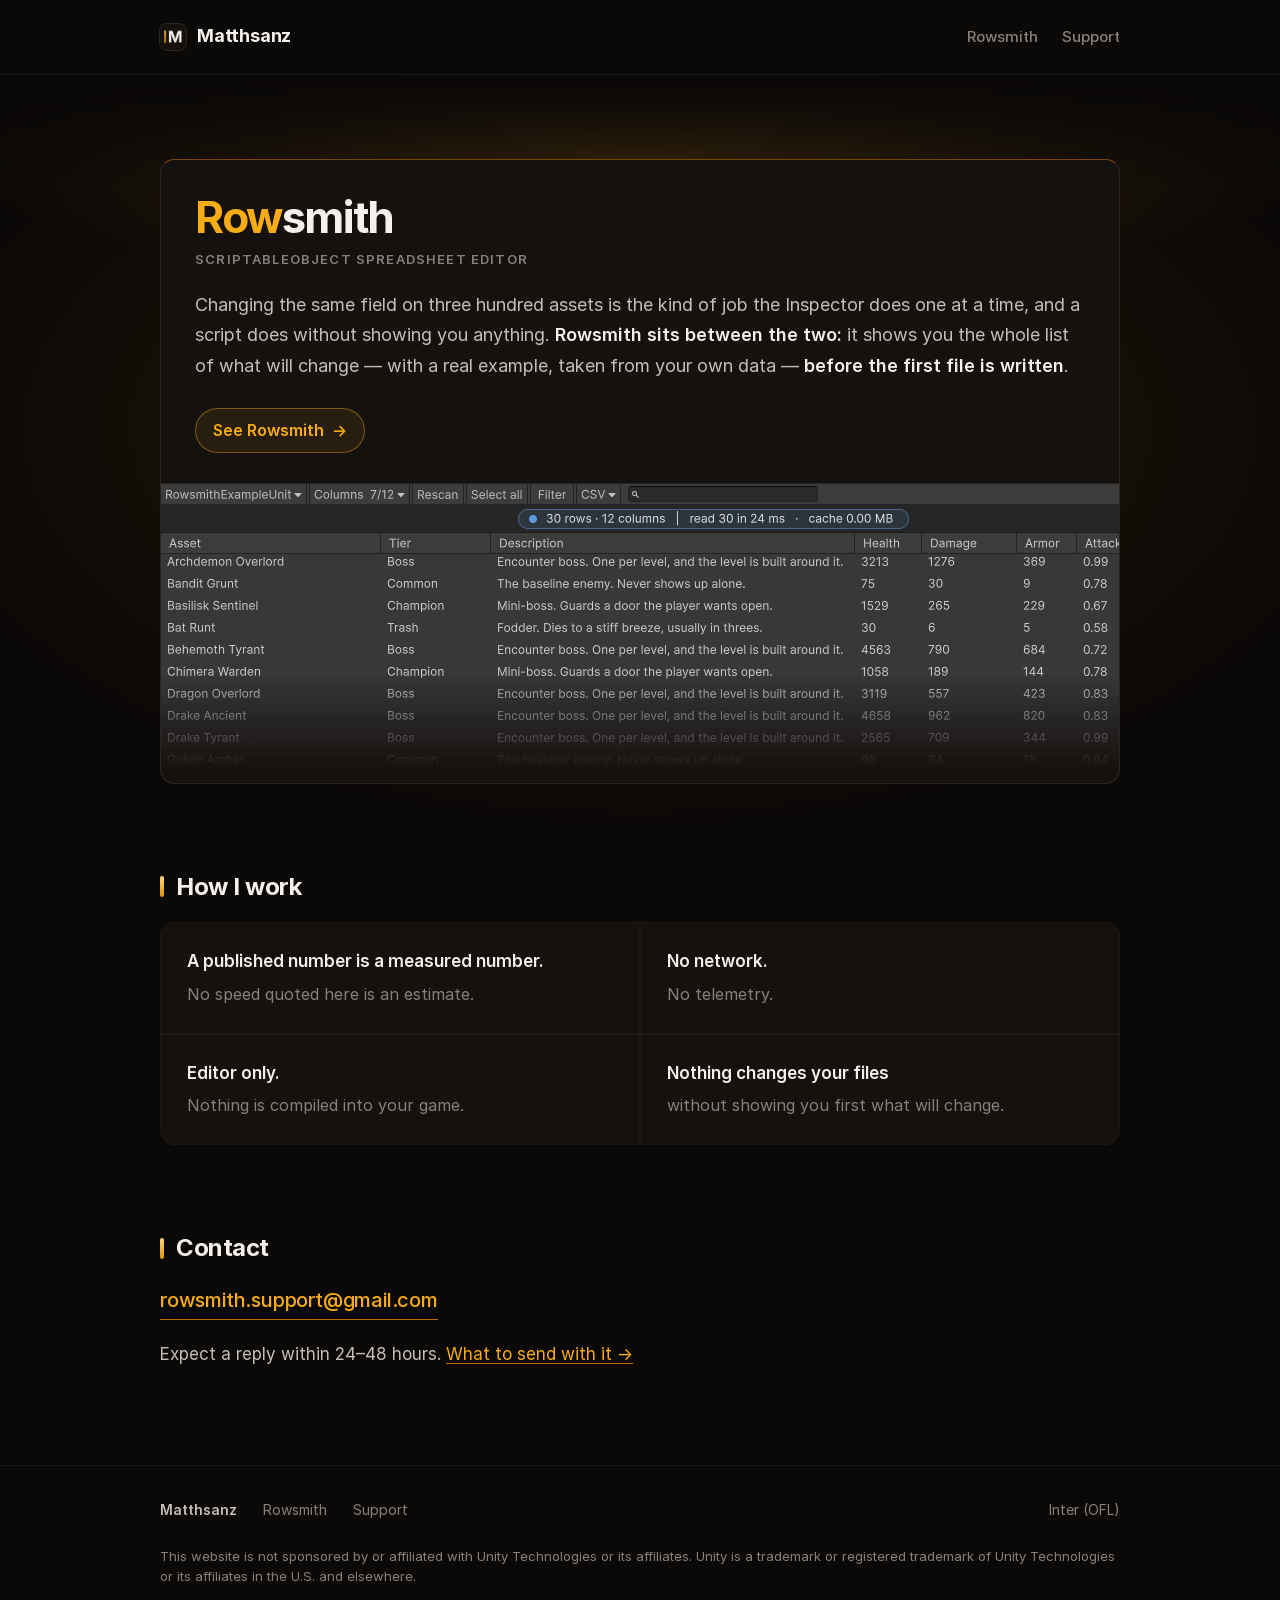
<file: index.html>
<!doctype html>
<html lang="en">
<head>
<meta charset="utf-8">
<meta name="viewport" content="width=device-width, initial-scale=1">
<title>Matthsanz — Rowsmith for the Unity Editor</title>
<meta name="description" content="Unity Editor tools. Rowsmith edits hundreds of ScriptableObjects as rows in one table, showing every change before a single asset is written.">

<!-- What Discord, Slack, Twitter and every link preview show. These URLs
     must be absolute: a link preview has no page to resolve them against. -->
<meta property="og:type" content="website">
<meta property="og:url" content="https://matthsanz.github.io/">
<meta property="og:title" content="Matthsanz — Rowsmith for the Unity Editor">
<meta property="og:description" content="Unity Editor tools. Rowsmith edits hundreds of ScriptableObjects as rows in one table, showing every change before a single asset is written.">
<meta property="og:image" content="https://matthsanz.github.io/assets/og.png">
<meta property="og:image:width" content="1200">
<meta property="og:image:height" content="630">
<meta name="twitter:card" content="summary_large_image">
<link rel="icon" href="assets/marca.png">
<link rel="stylesheet" href="style.css">
</head>
<body>

<header class="top">
  <div class="bar">
    <!-- The mark is the same image as the X avatar and the publisher profile, so the three
         places a buyer can meet the name look like one person. alt is empty on purpose: the
         name is written right next to it, and reading it twice helps nobody. -->
    <a class="mark" href="./"><img src="assets/marca.png" alt="" width="26" height="26">Matthsanz</a>
    <nav>
      <a href="rowsmith/">Rowsmith</a>
      <a href="support/">Support</a>
    </nav>
  </div>
</header>

<main class="home">

  <!-- The heading is off-screen, not absent: the page still needs one H1 for
       screen readers and search results, and the header already says the name
       on screen. Printing it twice was the problem. -->
  <h1 class="offscreen">Matthsanz — Unity Editor tools</h1>

  <!-- Words first, screenshot second. The other way round opened the page on a
       raw capture with nothing to read, and the top went dead.
       No line above the card on purpose: the page does not need to explain itself, and a
       tagline there was tried on 22/09 and turned down. The card sits on the forge glow. -->
  <section class="block card">
    <a class="product" href="rowsmith/">
      <div class="body">
        <div class="name"><span class="row">Row</span>smith</div>
        <div class="kind">ScriptableObject spreadsheet editor</div>
        <p>
          Changing the same field on three hundred assets is the kind of job the Inspector does one
          at a time, and a script does without showing you anything. <strong>Rowsmith sits between
          the two:</strong> it shows you the whole list of what will change — with a real example,
          taken from your own data — <strong>before the first file is written</strong>.
        </p>
        <span class="go">See Rowsmith <span class="arr">→</span></span>
      </div>
      <img class="shot" src="assets/tabela.png"
           alt="The Rowsmith window open in the Unity Editor, showing a table of ScriptableObject assets as rows.">
    </a>
  </section>

  <!-- block, not prose: on the home everything shares the card's left edge. With two
       widths the edge jumped about 70px between the card and the sections under it. -->
  <section class="block">
    <h2>How I work</h2>
    <ul class="grid">
      <li>
        <b>A published number is a measured number.</b>
        <span>No speed quoted here is an estimate.</span>
      </li>
      <li>
        <b>No network.</b>
        <span>No telemetry.</span>
      </li>
      <li>
        <b>Editor only.</b>
        <span>Nothing is compiled into your game.</span>
      </li>
      <li>
        <b>Nothing changes your files</b>
        <span>without showing you first what will change.</span>
      </li>
    </ul>
  </section>

  <section class="block">
    <h2>Contact</h2>
    <p><a class="mail" href="mailto:rowsmith.support@gmail.com">rowsmith.support@gmail.com</a></p>
    <p>
      Expect a reply within <span class="nw">24–48</span> hours.
      <a href="support/">What to send with it →</a>
    </p>
  </section>

</main>

<footer>
  <div class="bar">
    <span class="who">Matthsanz</span>
    <a href="rowsmith/">Rowsmith</a>
    <a href="support/">Support</a>
    <!-- Font credit, pushed right so it reads as a credit and not as a page.
         The OFL is already satisfied by the license file sitting next to the
         .woff2 files; this link only makes it reachable by clicking.
         New tab so a reader does not lose the site over a compliance link.
         rel="noopener" because target="_blank" otherwise hands the opened page
         a handle to this one. aria-label because "Inter (OFL)" alone tells a
         screen reader nothing, and a new tab with no warning is worse there. -->
    <a class="lic" href="assets/fontes/Inter-LICENSE-OFL.txt"
       target="_blank" rel="noopener"
       aria-label="Inter typeface licence, SIL Open Font License — opens in a new tab">Inter (OFL)</a>
    <!-- Trademark notice. The "Guidelines for Using Unity Trademarks" (v. 4.2) require
         it on any published material that features Unity trademarks, and they give the
         wording; this is that wording, filled in. It sits on its own line under the
         links because it is a legal note, not navigation. -->
    <p class="tm">This website is not sponsored by or affiliated with Unity Technologies or its affiliates. Unity is a trademark or registered trademark of Unity Technologies or its affiliates in the U.S. and elsewhere.</p>
  </div>
</footer>

</body>
</html>
</file>
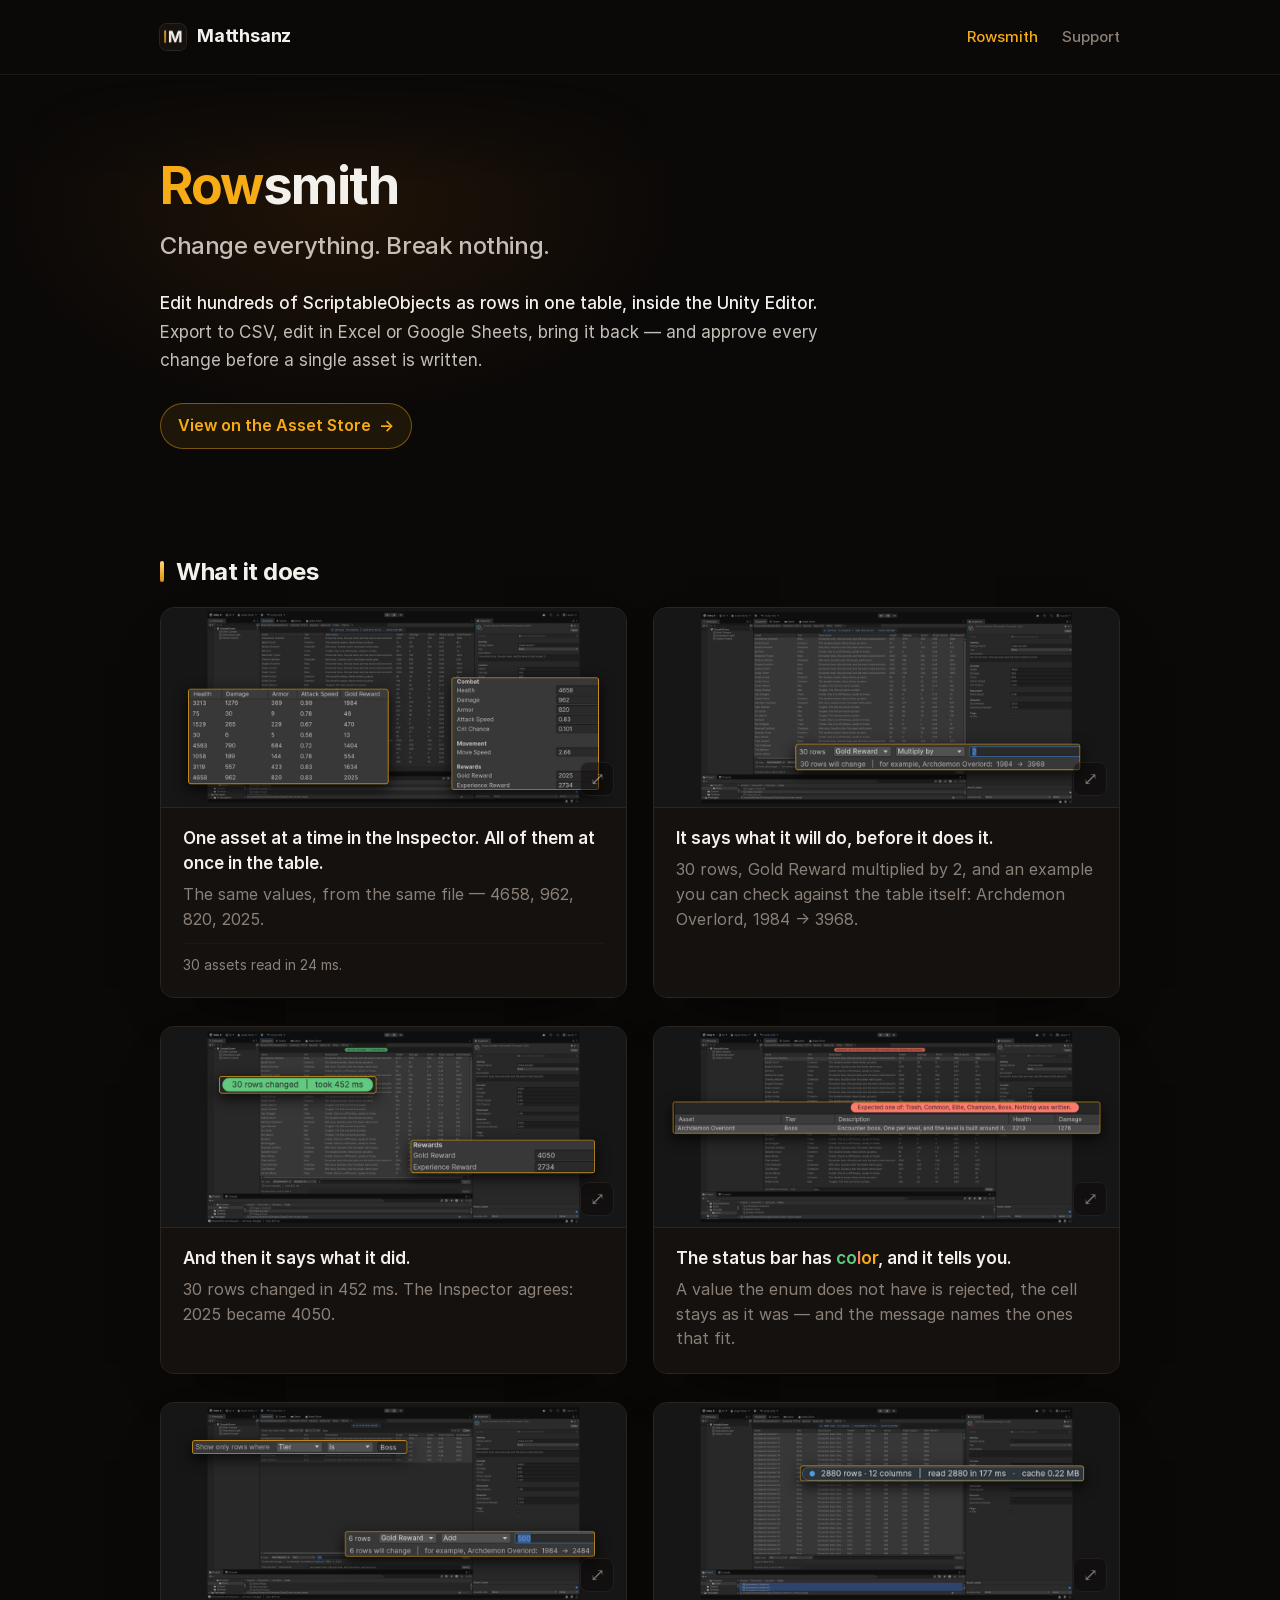
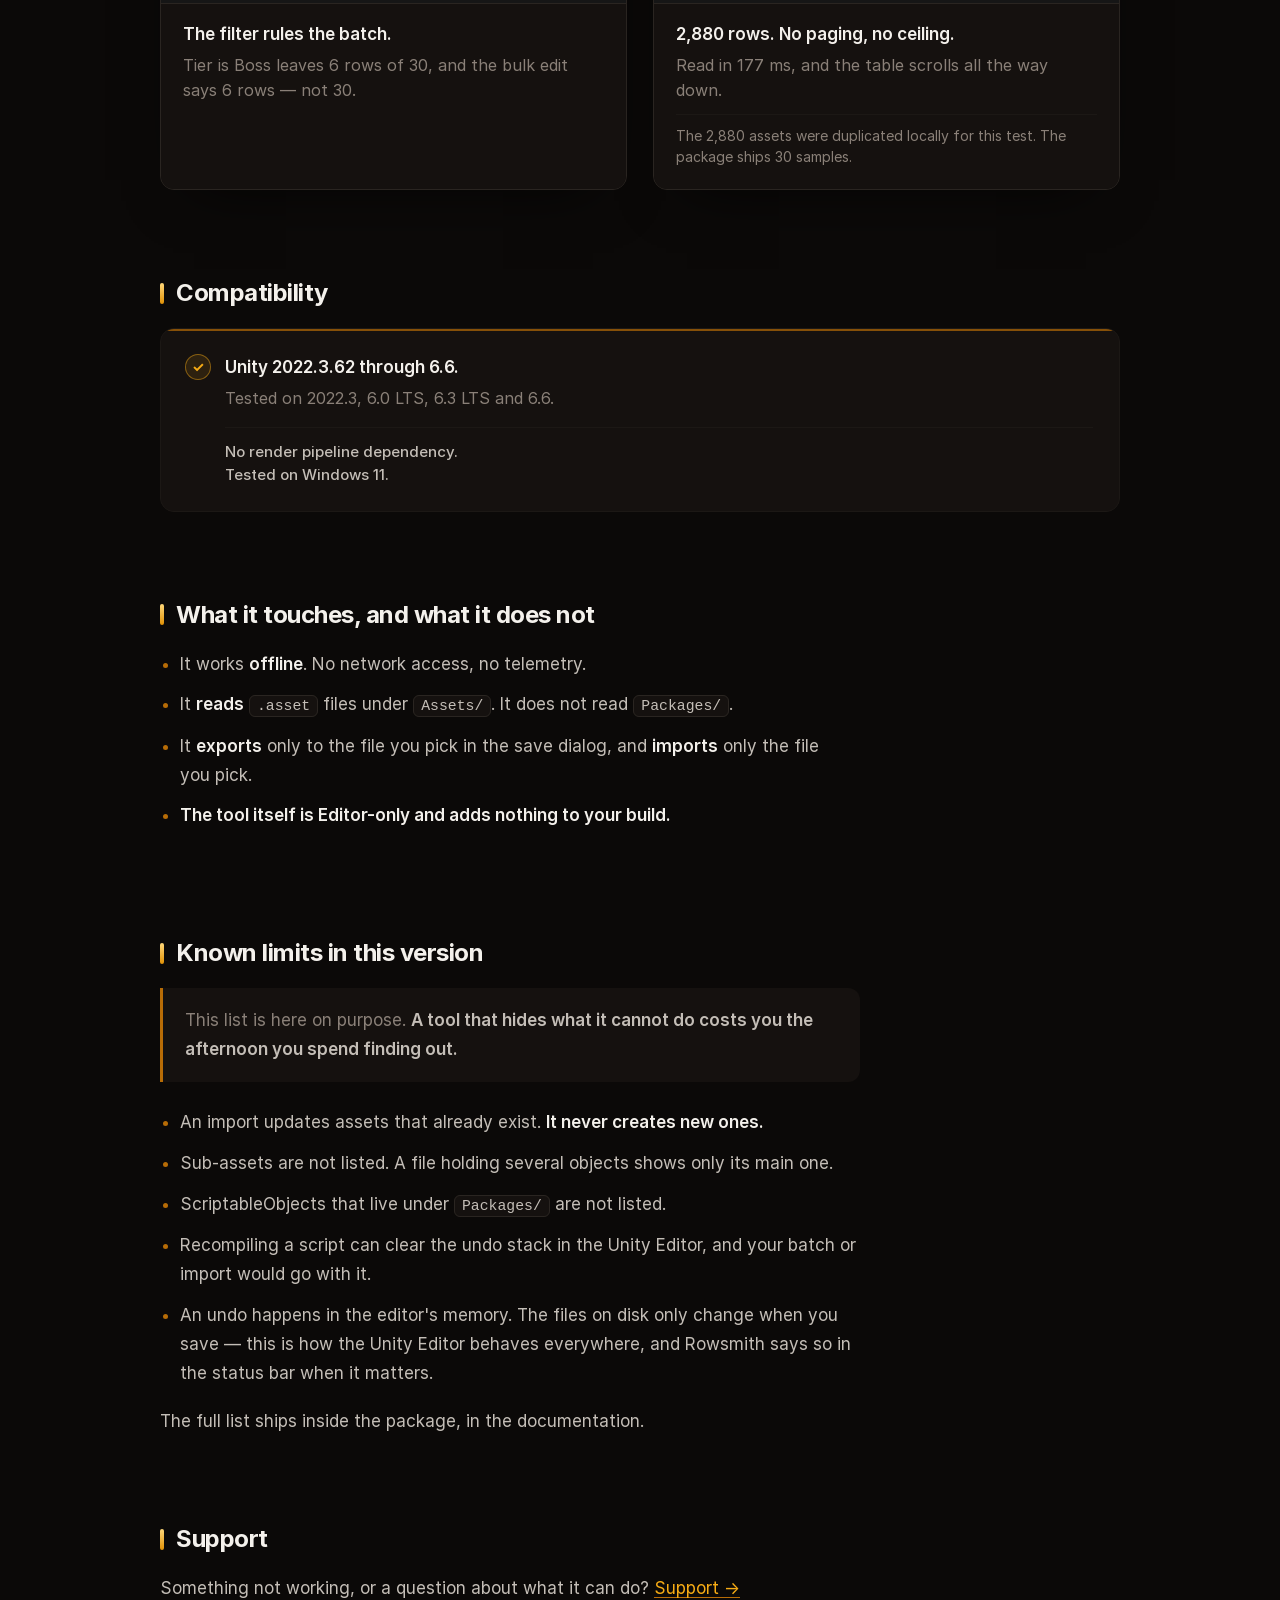
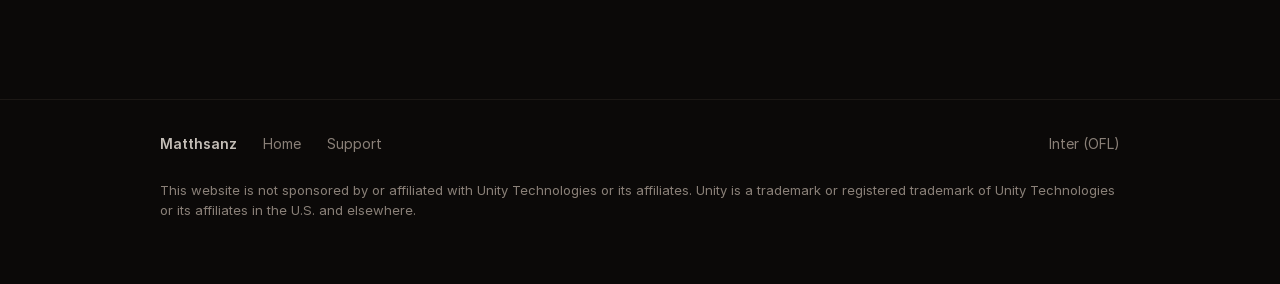
<file: rowsmith/index.html>
<!doctype html>
<html lang="en">
<head>
<meta charset="utf-8">
<meta name="viewport" content="width=device-width, initial-scale=1">
<title>Rowsmith — Matthsanz</title>
<meta name="description" content="Edit hundreds of ScriptableObjects as rows in one table, inside the Unity Editor. Export to CSV, edit in Excel, bring it back — and approve every change before a single asset is written.">

<!-- What Discord, Slack, Twitter and every link preview show. These URLs
     must be absolute: a link preview has no page to resolve them against. -->
<meta property="og:type" content="website">
<meta property="og:url" content="https://matthsanz.github.io/rowsmith/">
<meta property="og:title" content="Rowsmith — Matthsanz">
<meta property="og:description" content="Edit hundreds of ScriptableObjects as rows in one table, inside the Unity Editor. Approve every change before a single asset is written.">
<meta property="og:image" content="https://matthsanz.github.io/assets/og.png">
<meta property="og:image:width" content="1200">
<meta property="og:image:height" content="630">
<meta name="twitter:card" content="summary_large_image">
<link rel="icon" href="../assets/marca.png">
<link rel="stylesheet" href="../style.css">
</head>
<body>

<header class="top">
  <div class="bar">
    <a class="mark" href="../"><img src="../assets/marca.png" alt="" width="26" height="26">Matthsanz</a>
    <nav>
      <a href="./" class="here">Rowsmith</a>
      <a href="../support/">Support</a>
    </nav>
  </div>
</header>

<main>

  <div class="hero prose">
    <h1><span class="row">Row</span>smith</h1>
    <p class="lede">Change everything. Break nothing.</p>
    <p>
      <strong>Edit hundreds of ScriptableObjects as rows in one table, inside the Unity
      Editor.</strong> Export to CSV, edit in Excel or Google Sheets, bring it back — and approve
      every change before a single asset is written.
    </p>
    <!-- The store link (02/10). The full store address, not the u3d.as short one: it says
         where it goes. It went up only after the store page opened, since a dead link can
         take a package off the store (guideline 4.1.b). -->
    <p class="buy"><a class="go" href="https://assetstore.unity.com/packages/tools/utilities/rowsmith-scriptableobject-spreadsheet-editor-405186">View on the Asset Store <span class="arr" aria-hidden="true">→</span></a></p>
  </div>

  <!-- The captions are real text now, copied character for character from the approved store
       captions. The images are the same files as before: each one carries its caption in a
       200px strip at the bottom, the frame crops that strip away (aspect-ratio = width over
       height minus 200), and it shows again, caption and all, when the image is opened.
       The alt keeps the same words for screen readers, so the visible caption is hidden from
       them rather than read twice. -->
  <section class="block">
    <h2>What it does</h2>

    <div class="gallery">
      <figure>
        <a class="zoom" href="../assets/01-tabela.png" target="_blank" rel="noopener" style="--ar: 2400 / 1037; --top: 16.1667"><img src="../assets/01-tabela.png"
          alt="One asset at a time in the Inspector. All of them at once in the table. The same values, from the same file — 4658, 962, 820, 2025. 30 assets read in 24 ms."></a>
        <figcaption aria-hidden="true"><b>One asset at a time in the Inspector. All of them at once in the table.</b> <span>The same values, from the same file — 4658, 962, 820, 2025.</span> <small>30 assets read in 24 ms.</small></figcaption>
      </figure>

      <figure>
        <a class="zoom" href="../assets/02-lote.png" target="_blank" rel="noopener" style="--ar: 2400 / 1037; --top: 4.5"><img src="../assets/02-lote.png"
          alt="It says what it will do, before it does it. 30 rows, Gold Reward multiplied by 2, and an example you can check against the table itself: Archdemon Overlord, 1984 to 3968."></a>
        <figcaption aria-hidden="true"><b>It says what it will do, before it does it.</b> <span>30 rows, Gold Reward multiplied by 2, and an example you can check against the table itself: Archdemon Overlord, 1984 → 3968.</span></figcaption>
      </figure>

      <figure>
        <a class="zoom" href="../assets/03-relatorio.png" target="_blank" rel="noopener" style="--ar: 2400 / 1037; --top: 16.1667"><img src="../assets/03-relatorio.png"
          alt="And then it says what it did. 30 rows changed in 452 ms. The Inspector agrees: 2025 became 4050."></a>
        <figcaption aria-hidden="true"><b>And then it says what it did.</b> <span>30 rows changed in 452 ms. The Inspector agrees: 2025 became 4050.</span></figcaption>
      </figure>

      <figure>
        <a class="zoom" href="../assets/04-recusa.png" target="_blank" rel="noopener" style="--ar: 2400 / 1037; --top: 16.1667"><img src="../assets/04-recusa.png"
          alt="The status bar has color, and it tells you. A value the enum does not have is rejected, the cell stays as it was — and the message names the ones that fit."></a>
        <figcaption aria-hidden="true"><b>The status bar has <span class="c-g">co</span><span class="c-r">l</span><span class="c-a">or</span>, and it tells you.</b> <span>A value the enum does not have is rejected, the cell stays as it was — and the message names the ones that fit.</span></figcaption>
      </figure>

      <figure>
        <a class="zoom" href="../assets/05-filtro.png" target="_blank" rel="noopener" style="--ar: 2400 / 1037; --top: 4.5"><img src="../assets/05-filtro.png"
          alt="The filter rules the batch. Tier is Boss leaves 6 rows of 30, and the bulk edit says 6 rows — not 30."></a>
        <figcaption aria-hidden="true"><b>The filter rules the batch.</b> <span>Tier is Boss leaves 6 rows of 30, and the bulk edit says 6 rows — not 30.</span></figcaption>
      </figure>

      <figure>
        <a class="zoom" href="../assets/06-escala.png" target="_blank" rel="noopener" style="--ar: 2400 / 1037; --top: 16.1667"><img src="../assets/06-escala.png"
          alt="2,880 rows. No paging, no ceiling. Read in 177 ms, and the table scrolls all the way down. The 2,880 assets were duplicated locally for this test. The package ships 30 samples."></a>
        <figcaption aria-hidden="true"><b>2,880 rows. No paging, no ceiling.</b> <span>Read in 177 ms, and the table scrolls all the way down.</span> <small>The 2,880 assets were duplicated locally for this test. The package ships 30 samples.</small></figcaption>
      </figure>
    </div>
  </section>

  <!-- Same words as before, laid out to be taken in at a glance: what works, with the two plain
       facts that also work at its foot, and what does not. The marks are drawn by the stylesheet
       and carry no text of their own; the sentence next to each one says it in words. -->
  <section class="block">
    <h2>Compatibility</h2>
    <ul class="grid compat single">
      <li class="yes">
        <b>Unity 2022.3.62 through 6.6.</b>
        <span>Tested on 2022.3, 6.0 LTS, 6.3 LTS and 6.6.</span>
        <p class="facts"><b>No render pipeline dependency.</b> <b>Tested on Windows 11.</b></p>
      </li>
    </ul>
  </section>

  <section class="prose">
    <h2>What it touches, and what it does not</h2>
    <ul>
      <li>It works <strong>offline</strong>. No network access, no telemetry.</li>
      <li>It <strong>reads</strong> <code>.asset</code> files under <code>Assets/</code>. It does not read <code>Packages/</code>.</li>
      <li>It <strong>exports</strong> only to the file you pick in the save dialog, and <strong>imports</strong> only the file you pick.</li>
      <li><strong>The tool itself is Editor-only and adds nothing to your build.</strong></li>
    </ul>
  </section>

  <section class="prose">
    <h2 id="known-limits">Known limits in this version</h2>

    <div class="note">
      <p>
        This list is here on purpose. <strong>A tool that hides what it cannot do costs you the
        afternoon you spend finding out.</strong>
      </p>
    </div>

    <ul>
      <li>An import updates assets that already exist. <strong>It never creates new ones.</strong></li>
      <li>Sub-assets are not listed. A file holding several objects shows only its main one.</li>
      <li>ScriptableObjects that live under <code>Packages/</code> are not listed.</li>
      <li>Recompiling a script can clear the undo stack in the Unity Editor, and your batch or import would go with it.</li>
      <li>
        An undo happens in the editor's memory. The files on disk only change when you save — this
        is how the Unity Editor behaves everywhere, and Rowsmith says so in the status bar when it matters.
      </li>
    </ul>

    <p>The full list ships inside the package, in the documentation.</p>
  </section>

  <section class="prose">
    <h2>Support</h2>
    <p>
      Something not working, or a question about what it can do?
      <a href="../support/">Support →</a>
    </p>
  </section>

</main>

<footer>
  <div class="bar">
    <span class="who">Matthsanz</span>
    <a href="../">Home</a>
    <a href="../support/">Support</a>
    <a class="lic" href="../assets/fontes/Inter-LICENSE-OFL.txt"
       target="_blank" rel="noopener"
       aria-label="Inter typeface licence, SIL Open Font License — opens in a new tab">Inter (OFL)</a>
    <!-- Trademark notice. The "Guidelines for Using Unity Trademarks" (v. 4.2) require
         it on any published material that features Unity trademarks, and they give the
         wording; this is that wording, filled in. It sits on its own line under the
         links because it is a legal note, not navigation. -->
    <p class="tm">This website is not sponsored by or affiliated with Unity Technologies or its affiliates. Unity is a trademark or registered trademark of Unity Technologies or its affiliates in the U.S. and elsewhere.</p>
  </div>
</footer>

<!-- The screenshot overlay. It upgrades the links written above; it never replaces them.
     If this script does not run, every <a class="zoom"> still opens the full image. -->
<dialog class="lb" id="lb">
  <img alt="">
  <button type="button" class="x" aria-label="Close">&times;</button>
</dialog>
<script>
(function () {
  var d = document.getElementById('lb');
  if (!d || !d.showModal) { return; }          /* no <dialog> support: leave the links alone */
  var big = d.querySelector('img');
  var links = document.querySelectorAll('a.zoom');
  for (var i = 0; i < links.length; i++) {
    links[i].addEventListener('click', function (e) {
      /* let the reader still open it in a new tab on purpose */
      if (e.metaKey || e.ctrlKey || e.shiftKey || e.button !== 0) { return; }
      e.preventDefault();
      big.src = this.getAttribute('href');
      big.alt = this.querySelector('img').getAttribute('alt');
      d.showModal();
    });
  }
  /* A click ON the image toggles between fitting the window and 1:1. Fitting is only ~72% of
     the file on a 1440x900 screen, and the interface text needs the real pixels to be read. */
  big.addEventListener('click', function () { d.classList.toggle('real'); });
  /* a click on the backdrop or on the close button lands on something other than the image */
  d.addEventListener('click', function (e) { if (e.target !== big) { d.close(); } });
  /* always reopen in the fitting state, never in whatever the last reader left behind */
  d.addEventListener('close', function () { d.classList.remove('real'); });
  /* drop the source on close so a big PNG is not held in memory by a hidden dialog */
  d.addEventListener('close', function () { big.removeAttribute('src'); });
})();
</script>

</body>
</html>
</file>
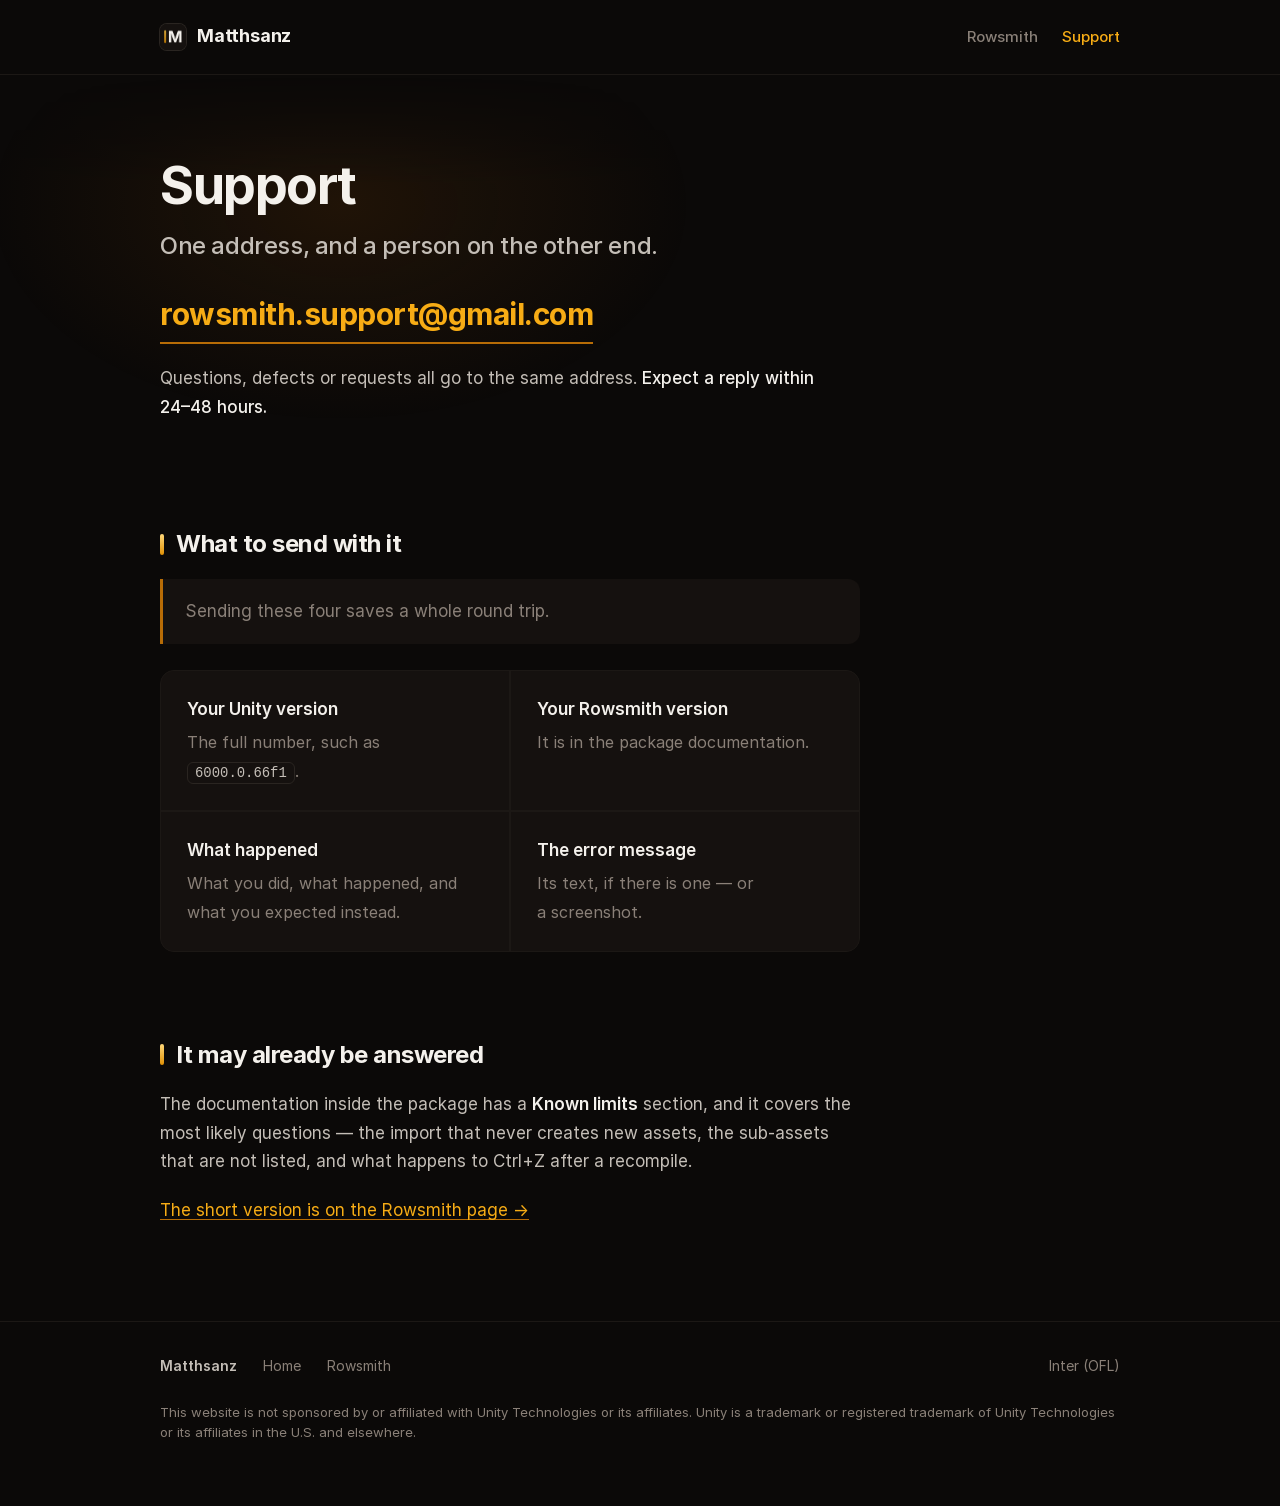
<file: support/index.html>
<!doctype html>
<html lang="en">
<head>
<meta charset="utf-8">
<meta name="viewport" content="width=device-width, initial-scale=1">
<title>Support — Matthsanz</title>
<meta name="description" content="Support for Rowsmith. Questions, defects or requests: rowsmith.support@gmail.com, with a reply within 24 to 48 hours.">

<!-- What Discord, Slack, Twitter and every link preview show. These URLs
     must be absolute: a link preview has no page to resolve them against. -->
<meta property="og:type" content="website">
<meta property="og:url" content="https://matthsanz.github.io/support/">
<meta property="og:title" content="Support — Matthsanz">
<meta property="og:description" content="Support for Rowsmith. Questions, defects or requests, with a reply within 24 to 48 hours.">
<meta property="og:image" content="https://matthsanz.github.io/assets/og.png">
<meta property="og:image:width" content="1200">
<meta property="og:image:height" content="630">
<meta name="twitter:card" content="summary_large_image">
<link rel="icon" href="../assets/marca.png">
<link rel="stylesheet" href="../style.css">
</head>
<!-- This page's URL is what goes in the Publisher Portal's "Customer Support"
     field, which asks for a support page URL as well as an email address.
     It doubles as the site's contact page. -->
<body>

<header class="top">
  <div class="bar">
    <a class="mark" href="../"><img src="../assets/marca.png" alt="" width="26" height="26">Matthsanz</a>
    <nav>
      <a href="../rowsmith/">Rowsmith</a>
      <a href="./" class="here">Support</a>
    </nav>
  </div>
</header>

<main>

  <div class="hero prose">
    <h1>Support</h1>
    <p class="lede">One address, and a person on the other end.</p>
    <p><a class="mail" href="mailto:rowsmith.support@gmail.com">rowsmith.support@gmail.com</a></p>
    <p>
      Questions, defects or requests all go to the same address.
      <strong>Expect a reply within <span class="nw">24–48</span> hours.</strong>
    </p>
  </div>

  <section class="prose">
    <h2>What to send with it</h2>

    <div class="note">
      <p>Sending these four saves a whole round trip.</p>
    </div>

    <ul class="grid">
      <li>
        <b>Your Unity version</b>
        <span>The full number, such as <code>6000.0.66f1</code>.</span>
      </li>
      <li>
        <b>Your Rowsmith version</b>
        <span>It is in the package documentation.</span>
      </li>
      <li>
        <b>What happened</b>
        <span>What you did, what happened, and what you expected instead.</span>
      </li>
      <li>
        <b>The error message</b>
        <span>Its text, if there is one — or a screenshot.</span>
      </li>
    </ul>
  </section>

  <section class="prose">
    <h2>It may already be answered</h2>
    <p>
      The documentation inside the package has a <strong>Known limits</strong> section, and it
      covers the most likely questions — the import that never creates new assets, the sub-assets
      that are not listed, and what happens to Ctrl+Z after a recompile.
    </p>
    <p><a href="../rowsmith/#known-limits">The short version is on the Rowsmith page →</a></p>
  </section>

</main>

<footer>
  <div class="bar">
    <span class="who">Matthsanz</span>
    <a href="../">Home</a>
    <a href="../rowsmith/">Rowsmith</a>
    <a class="lic" href="../assets/fontes/Inter-LICENSE-OFL.txt"
       target="_blank" rel="noopener"
       aria-label="Inter typeface licence, SIL Open Font License — opens in a new tab">Inter (OFL)</a>
    <!-- Trademark notice. The "Guidelines for Using Unity Trademarks" (v. 4.2) require
         it on any published material that features Unity trademarks, and they give the
         wording; this is that wording, filled in. It sits on its own line under the
         links because it is a legal note, not navigation. -->
    <p class="tm">This website is not sponsored by or affiliated with Unity Technologies or its affiliates. Unity is a trademark or registered trademark of Unity Technologies or its affiliates in the U.S. and elsewhere.</p>
  </div>
</footer>

</body>
</html>
</file>
<file: style.css>
/* matthsanz.github.io — one stylesheet for all three pages.
   Self-hosted font, no CDN, no third-party script, no analytics.
   Colours come from a fixed two-scale palette (warm neutrals + amber). */

@font-face { font-family: Inter; font-weight: 400; font-display: swap;
             src: url("assets/fontes/Inter-Regular.woff2") format("woff2"); }
@font-face { font-family: Inter; font-weight: 500; font-display: swap;
             src: url("assets/fontes/Inter-Medium.woff2") format("woff2"); }
@font-face { font-family: Inter; font-weight: 600; font-display: swap;
             src: url("assets/fontes/Inter-SemiBold.woff2") format("woff2"); }
@font-face { font-family: Inter; font-weight: 700; font-display: swap;
             src: url("assets/fontes/Inter-Bold.woff2") format("woff2"); }

:root {
  --bg:      #0B0908;
  --raised:  #15110F;
  --line:    #2A2521;
  --line-lo: #1C1815;
  --muted:   #8A8078;
  --text:    #C4BEB7;
  --strong:  #F4F1EC;
  --accent:  #F7AC15;
  --accent-lo:#B76C06;

  /* type scale — five levels, and each one clearly apart from the next: label 13 · body 17 ·
     lede 24 · section 24 bold · display 44/52. Before, 15-16-17-18-19px sat next to each other
     and elements of different rank came out the same size. */
  --t-sm: 14px;
  --t-body: 17px;
  --t-lede: 24px;
  --t-h2: 24px;
  --t-display: 44px;
  --t-h1: 52px;

  /* two widths, on purpose: prose stays readable, blocks breathe wider */
  --prose: 700px;
  --block: 960px;
}

*, *::before, *::after { box-sizing: border-box; }
html { -webkit-text-size-adjust: 100%; scroll-behavior: smooth; }
/* dark for the browser's own parts too: without it, Windows draws a light scrollbar
   down the side of a dark site */
html { color-scheme: dark; }
::selection { background: rgba(247,172,21,.32); color: var(--strong); }

body {
  margin: 0; background: var(--bg); color: var(--text);
  font-family: Inter, "Segoe UI", system-ui, sans-serif;
  font-size: var(--t-body); line-height: 1.7;
  -webkit-font-smoothing: antialiased;
}

.prose, .block {
  width: 100%; margin-left: auto; margin-right: auto; padding-left: 26px; padding-right: 26px;
}
/* ONE left edge on every page, the header's. Prose still reads at --prose wide (each child
   is capped), but it starts where the wide blocks and the header start: with two centred
   columns the edge jumped between 240, 344 and 370px on the same page. */
.prose { max-width: calc(var(--block) + 52px); }
.prose > * { max-width: var(--prose); }
.block { max-width: calc(var(--block) + 52px); }

/* ---------------- header ---------------- */

/* No amber line across the top of the window. It was tried on 22/09 (the promo banner's thread)
   and, live, read as a defect: at half strength amber over black turns a muddy orange, and an
   edge-to-edge bar at the very top looks like a browser loading bar. The amber of the site
   lives in the mark, the forge glow and the button instead. */
header.top { border-bottom: 1px solid var(--line-lo); }
/* centre, not baseline: the mark is an image, and a flex row aligned on baselines puts the
   bottom edge of the image on the text line and lifts the name above the nav links */
header.top .bar {
  max-width: calc(var(--block) + 52px); margin: 0 auto; padding: 18px 26px;
  display: flex; align-items: center; gap: 16px; flex-wrap: wrap;
}
header.top .mark {
  color: var(--strong); text-decoration: none;
  font-weight: 700; font-size: 18px; letter-spacing: -.2px;
  display: inline-flex; align-items: center; gap: 11px;
}
header.top .mark img {
  display: block; width: 26px; height: 26px; border-radius: 7px;
  box-shadow: 0 0 0 1px var(--line);
}
header.top .mark:hover { color: var(--strong); }
header.top nav { margin-left: auto; display: flex; gap: 24px; }
header.top nav a {
  color: var(--muted); text-decoration: none; font-size: 15px; font-weight: 500;
  padding: 6px 0;   /* a finger-sized target, not just the height of the letters */
}
header.top nav a:hover { color: var(--strong); }
header.top nav a.here { color: var(--accent); }

/* ---------------- hero ---------------- */

/* A heading that is read but not seen. Used on the home page, where the header
   already carries the name and printing it again was pure repetition. */
.offscreen {
  position: absolute; width: 1px; height: 1px; overflow: hidden;
  clip: rect(0 0 0 0); clip-path: inset(50%); white-space: nowrap;
}

/* top and bottom only: the shorthand "padding: 84px 0 20px" used to zero the side padding
   .prose gives, and pushed every hero 26px left of the page it opens */
.hero { padding-top: 84px; padding-bottom: 20px; }
h1 {
  font-size: clamp(38px, 6.4vw, var(--t-h1)); font-weight: 700; letter-spacing: -1.5px;
  line-height: 1.05; color: var(--strong); margin: 0 0 16px;
}
h1 .row { color: var(--accent); }
/* The line under the title is the page's second voice, so it reads before the paragraph:
   bigger and lighter than it used to be. Measured before: it weighed less than the bold
   first sentence of the paragraph below it, and the eye skipped it. */
.lede {
  font-size: clamp(19px, 2.6vw, var(--t-lede)); line-height: 1.4;
  color: var(--text); font-weight: 500; margin: 0; letter-spacing: -.4px;
}
/* in the opening paragraph, emphasis is carried by colour (white on grey), not by weight,
   so it stops competing with the line above */
.hero p strong { font-weight: 500; }
.hero .lede + p { margin-top: 26px; }

/* ---------------- sections ---------------- */

section { padding-top: 88px; }

h2 {
  font-size: var(--t-h2); font-weight: 700; letter-spacing: -.5px; line-height: 1.25;
  color: var(--strong); margin: 0 0 20px; position: relative; padding-left: 16px;
}
h2::before {
  content: ""; position: absolute; left: 0; top: .18em; bottom: .18em;
  width: 4px; border-radius: 2px; background: linear-gradient(180deg, #FFD87A, #E19105);
}

h3 { font-size: 19px; font-weight: 600; color: var(--strong); margin: 30px 0 8px; }
/* no lone word on a last line: balanced headings, "pretty" paragraphs (ignored, harmlessly,
   by browsers that do not know it) */
h1, h2 { text-wrap: balance; }
p, li { text-wrap: pretty; }
/* a range such as "24-48" never splits across two lines: browsers may break after a dash,
   and "24-" at the end of one line with "48 hours" on the next reads as two numbers */
.nw { white-space: nowrap; }

p { margin: 0 0 20px; }
p:last-child { margin-bottom: 0; }
strong, b { color: var(--strong); font-weight: 600; }
a {
  color: var(--accent); text-decoration-color: var(--accent-lo); text-underline-offset: 3px;
  transition: color .15s ease, text-decoration-color .15s ease;
}
a:hover { color: var(--strong); }
a:focus-visible { outline: 2px solid var(--accent); outline-offset: 3px; border-radius: 3px; }

code {
  font-family: "Cascadia Mono", Consolas, ui-monospace, monospace; font-size: .87em;
  background: var(--raised); color: var(--text);
  padding: 2px 7px; border-radius: 6px; border: 1px solid var(--line);
}

ul { margin: 0 0 20px; padding-left: 20px; }
li { margin-bottom: 12px; }
li::marker { color: var(--accent-lo); }

/* ---------------- the product block, on the home ---------------- */

.product {
  display: block; text-decoration: none; color: inherit;
  background: var(--raised); border: 1px solid var(--line); border-radius: 14px;
  overflow: hidden;
  transition: border-color .18s ease, transform .18s ease, box-shadow .18s ease;
}
/* A lift of two pixels and a shadow under it: enough to say "this is one thing you can
   click", not so much that the card starts moving around under the reader. */
.product:hover {
  border-color: var(--accent-lo); transform: translateY(-2px);
  box-shadow: 0 18px 44px -22px rgba(0,0,0,.9);
}
.product:focus-visible { outline: 2px solid var(--accent); outline-offset: 4px; }

/* The screenshot sits at the BOTTOM, cropped to a strip: it is evidence under
   the claim, not a picture the visitor has to interpret before reading one.
   object-fit: none shows it at its OWN size (1:1) instead of squeezing 1606px into the
   card: squeezed, the Editor's text landed at ~5px and the strip read as noise. At 1:1 the
   names and numbers can be read, and the crop is taken from the top-left corner, where
   the asset names are -- on a phone too, which used to cut them ("nt Overlord"). */
.product { position: relative; }
.product .shot {
  display: block; width: 100%; height: 300px; object-fit: none; object-position: left top;
  border-top: 1px solid var(--line);
}
/* the strip fades out instead of stopping mid-row, so it reads as "there is
   more" rather than "this was cut" */
.product::after {
  content: ""; position: absolute; left: 0; right: 0; bottom: 0; height: 110px;
  background: linear-gradient(180deg, rgba(21,17,15,0), var(--raised) 88%);
  pointer-events: none;
}
.product .body { padding: 34px 34px 30px; }
.product .name {
  font-size: var(--t-display); font-weight: 700; letter-spacing: -1.4px; color: var(--strong);
  line-height: 1.05; margin-bottom: 8px;
}
.product .name .row { color: var(--accent); }
.product .kind {
  font-size: 13px; color: var(--muted); font-weight: 600; letter-spacing: .09em;
  text-transform: uppercase; margin-bottom: 20px;
}
.product p { margin-bottom: 26px; font-size: 18px; }
/* The page's one action, drawn as one: a pill. Measured before, "See Rowsmith" was the
   6th strongest thing on the home, under the e-mail and the bold items of the grid. */
.product .go {
  display: inline-flex; align-items: center; gap: 8px;
  padding: 9px 18px; border-radius: 999px;
  color: var(--accent); font-weight: 600; font-size: 16px;
  background: rgba(247,172,21,.08); box-shadow: inset 0 0 0 1px rgba(247,172,21,.42);
  transition: background .18s ease, box-shadow .18s ease;
}
.product:hover .go { background: rgba(247,172,21,.15); box-shadow: inset 0 0 0 1px rgba(247,172,21,.75); }
.product .go .arr { display: inline-block; transition: transform .18s ease; }
.product:hover .go .arr { transform: translateX(4px); }

/* The store button on the product page (02/10): the same pill as the home card's action,
   so the site has one way of drawing "go here". */
.hero .buy { margin-top: 28px; }
.hero .go {
  display: inline-flex; align-items: center; gap: 8px;
  padding: 9px 18px; border-radius: 999px;
  color: var(--accent); font-weight: 600; font-size: 16px; text-decoration: none;
  background: rgba(247,172,21,.08); box-shadow: inset 0 0 0 1px rgba(247,172,21,.42);
  transition: background .18s ease, box-shadow .18s ease;
}
.hero .go:hover { background: rgba(247,172,21,.15); box-shadow: inset 0 0 0 1px rgba(247,172,21,.75); }
.hero .go .arr { display: inline-block; transition: transform .18s ease; }
.hero .go:hover .arr { transform: translateX(4px); }

/* ---------------- the forge glow, behind the card (22/09) ---------------- */

/* Rowsmith is row + smith, and the amber of this site is the colour of hot metal
   (PALETA.md). So the card sits on heat, not on a pattern: a soft glow rising from its top
   edge, and the edge itself a little warmer than the other three. No text, no grid -- the
   spreadsheet look belongs to the X banner, and the site has its own.
   84px of top space matches .hero on the other pages, so all three start at the same height. */
section.card { padding-top: 84px; }
/* The glow lives on the page, not on the card's section: the section is only as wide as the
   card, and there the heat read as a narrow spotlight cut flat at the header. <main> spans
   the window without the 100vw trap (100vw counts the scrollbar and makes the page scroll
   sideways). Two layers: a hot, flat line of light at the card's top edge (--edge), and a
   deep ember behind the whole card that shows on both sides of it. */
main { position: relative; isolation: isolate; }
/* the other pages get the same heat, much fainter, behind their title -- the title sits at
   the left of the page now, so the glow does too */
main::before {
  content: ""; position: absolute; z-index: -1; pointer-events: none;
  left: 0; right: 0; top: 0; height: 620px;
  /* the heat fades in under the header instead of starting hard on its bottom line */
  -webkit-mask-image: linear-gradient(180deg, transparent 0, #000 110px);
          mask-image: linear-gradient(180deg, transparent 0, #000 110px);
  background: radial-gradient(38% 300px at calc(50% - 300px) 130px, rgba(136,73,7,.17), transparent 72%);
}
/* the home: wider and taller than the first try, which read as a narrow lamp */
main.home { --edge: 84px; }
main.home::before {
  height: 940px;
  background:
    radial-gradient(56% 124px at 50% var(--edge), rgba(247,172,21,.15), rgba(225,145,5,.055) 55%, transparent),
    radial-gradient(82% 560px at 50% calc(var(--edge) + 270px), rgba(136,73,7,.21), transparent 72%);
}
section.card .product { border-top-color: rgba(183,108,6,.6); }

/* The living card. With the pointer on it, the screenshot travels down through all 30 rows
   of the real table, slowly, and the fade at the bottom lifts so the last rows show; it
   goes back when the pointer leaves. It says "this is a real, full table" without a word.
   A phone has no hover, so there it simply stays still. */
.product .shot { transition: object-position .9s ease; }
.product:hover .shot {
  object-position: left bottom;
  transition: object-position 9s cubic-bezier(.45, 0, .55, 1);
}
.product::after { transition: opacity .6s ease; }
.product:hover::after { opacity: .3; }

/* ---------------- two-column facts ---------------- */

.grid {
  display: grid; grid-template-columns: repeat(2, 1fr); gap: 2px;
  background: var(--line-lo); border: 1px solid var(--line-lo); border-radius: 14px;
  overflow: hidden; list-style: none; padding: 0; margin: 0;
}
.grid li { background: var(--raised); padding: 24px 26px; margin: 0; }
.grid li b { display: block; margin-bottom: 4px; font-size: 17px; }
.grid li span { font-size: 16px; color: var(--muted); line-height: 1.55; }

/* ---------------- compatibility, at a glance (26/09) ---------------- */

/* The facts grid again, with a mark in each cell: what works, and what does not. The mark is
   drawn here and says nothing to a screen reader (the '/ ""' after it); the bold sentence next
   to it says the same thing in words. The plain rows it replaces were the only use of .rows. */
.compat li { position: relative; padding-left: 64px; }
/* a block, so the quieter line keeps its own line height over several lines */
.compat li span { display: block; }
.compat li::before {
  position: absolute; left: 24px; top: 25px; width: 26px; height: 26px; border-radius: 50%;
  display: grid; place-items: center; font-size: 14px; font-weight: 700; line-height: 1;
}
.compat li.yes::before {
  content: "\2713"; content: "\2713" / "";
  color: var(--accent); background: rgba(247,172,21,.1); box-shadow: inset 0 0 0 1px rgba(247,172,21,.45);
}
.compat li.no::before {
  content: "\2715"; content: "\2715" / "";
  color: var(--muted); background: rgba(138,128,120,.08); box-shadow: inset 0 0 0 1px var(--line);
}
/* the cell that is a yes gets the warm top edge the home card has */
.compat li.yes { box-shadow: inset 0 2px 0 rgba(183,108,6,.7); }
/* The two plain facts are things that work too, so they live in the yes cell, pinned to its
   foot. Before, they floated under the grid on their own, and the yes cell, whose text is half
   as long as the no cell's, stood with an empty band at the bottom. */
.compat li.yes { display: flex; flex-direction: column; }
.compat li.yes span { margin-bottom: 16px; }
/* 16/10, 1.1.0: nothing left to say in a no cell, so the yes cell takes the whole row. */
.compat.single { grid-template-columns: 1fr; }
/* Written as a footnote line, the same pattern as the note under a gallery caption: as tags they
   did not fit on one line inside the cell (388px), the second one dropped, and the empty band
   simply moved to the other cell. As a sentence they wrap wherever the width asks. */
.facts {
  margin: auto 0 0; padding-top: 12px; border-top: 1px solid var(--line-lo);
  font-size: 15px; line-height: 1.55;
}
/* one fact per line: run together, the line broke inside the second one ("Tested on / Windows
   11."). Written with .compat in front so it outranks the grid's own .grid li b. */
.compat .facts b { display: block; margin: 0; font-size: 15px; font-weight: 500; color: var(--text); }

/* ---------------- screenshots: a gallery (26/09) ---------------- */

/* One under the other, the six screenshots took 3,870px of a 6,069px page at 1366x860 (64% of
   it), and their captions were drawn inside the images, where a phone shrank them to ~6px. Now
   they sit two to a row, each one a card, with the caption under it as real text. */
/* The screenshots are not all the same height (968 to 990px once the strip is off), so side by
   side their captions started up to 5px apart. Each card is a subgrid of two rows, picture and
   caption, and the two cards of a row share those rows: the captions start on the same line.
   Space between rows of cards is the cards' own bottom margin, because a gap between grid rows
   would also open between a picture and its caption; the gallery takes the last one back. */
.gallery {
  display: grid; grid-template-columns: repeat(2, minmax(0, 1fr)); column-gap: 26px;
  margin-bottom: -28px;
}
.gallery figure {
  margin: 0 0 28px; display: grid; grid-row: span 2; grid-template-rows: subgrid; row-gap: 0;
  background: var(--raised); border: 1px solid var(--line); border-radius: 14px;
  overflow: hidden; box-shadow: 0 24px 60px -34px rgba(0,0,0,.9);
  transition: border-color .18s ease;
}
.gallery figure:has(a.zoom:hover), .gallery figure:focus-within { border-color: var(--accent-lo); }
/* The frame shows the screenshot and leaves out the caption drawn inside the same file (see
   --ar and --top below). Opening the image shows the whole file, caption included. */
.gallery a.zoom { aspect-ratio: var(--ar); overflow: hidden; align-self: start; background: #141414; }
.gallery a.zoom img { width: 100%; height: auto; display: block; margin-top: calc(var(--top, 0) * -1%); }
/* 05/10: the 1.0.1 pictures carry their caption INSIDE the file, on top or at the bottom. --ar is the
   content window (2400 by 1037 px) and --top shifts the picture up by where that window starts,
   as a percent of the width (a vertical margin in % is measured against the width). */
/* the word color in three colors, as in the picture: the status bar's green, coral and amber */
.gallery figcaption b span { display: inline; font-size: inherit; line-height: inherit; }
.gallery figcaption .c-g { color: #62C980; } .gallery figcaption .c-r { color: #FF7A6B; }
.gallery figcaption .c-a { color: var(--accent); }
/* inside a card with clipped corners an outline drawn outside the link would be cut off */
.gallery a.zoom:focus-visible { outline-offset: -3px; border-radius: 0; }
/* the same two voices as the facts grid on the home: a bold line, then a quieter one */
/* The caption's top line sits over the last pixel of the picture. Scaled down to a quarter,
   the picture's bottom pixel mixes in a little of the strip hidden just under it and drew a
   second, grey line under the first one. Painted above the link (which is positioned). */
.gallery figcaption {
  position: relative; margin-top: -1px;
  padding: 18px 22px 22px; border-top: 1px solid var(--line); background: var(--raised);
}
.gallery figcaption b { display: block; font-size: 17px; line-height: 1.45; margin-bottom: 6px; }
.gallery figcaption span { display: block; font-size: 16px; color: var(--muted); line-height: 1.55; }
/* the footnote under a caption (how a number was measured, what the package really ships) */
.gallery figcaption small {
  display: block; margin-top: 12px; padding-top: 10px; border-top: 1px solid var(--line-lo);
  font-size: var(--t-sm); color: var(--muted); line-height: 1.5;
}

/* ---------------- callout ---------------- */

.note {
  border-left: 3px solid var(--accent-lo); background: var(--raised);
  padding: 18px 22px; border-radius: 0 12px 12px 0; margin: 0 0 26px;
  color: var(--muted);
}
.note strong { color: var(--text); }

.mail {
  font-size: clamp(22px, 3.4vw, 30px); font-weight: 700; letter-spacing: -.5px;
  color: var(--accent); word-break: break-word; display: inline-block;
  text-decoration: none; border-bottom: 2px solid var(--accent-lo); padding-bottom: 2px;
}
.mail:hover { color: var(--strong); border-bottom-color: var(--strong); }
/* on the home the address is the last, quiet stop -- the product card is what the page is for */
main.home .mail { font-size: 20px; font-weight: 500; letter-spacing: -.2px; border-bottom-width: 1px; }

/* ---------------- footer ---------------- */

footer { margin-top: 96px; border-top: 1px solid var(--line-lo); }
footer .bar {
  max-width: calc(var(--block) + 52px); margin: 0 auto; padding: 28px 26px 64px;
  display: flex; gap: 10px 26px; flex-wrap: wrap; align-items: baseline;
  font-size: var(--t-sm); color: var(--muted);
}
footer a { color: var(--muted); text-decoration: none; padding: 4px 0; }
footer a:hover { color: var(--accent); }
footer .who { color: var(--text); font-weight: 600; }

/* The font credit sits on the far right, away from the navigation links, so it
   reads as a credit rather than as one more page of the site. */
/* No extra opacity: at .72 it measured 3.16:1, under the 4.5:1 that small text needs
   (WCAG 1.4.3). Its place on the far right already says "credit". */
footer .lic { margin-left: auto; }

/* The trademark notice required by Unity's trademark guidelines. Full width so it
   wraps onto its own line inside the flex bar, and no extra opacity: it is small
   and muted already, and dimming it further would drop it under 3:1 contrast. */
footer .tm { width: 100%; margin: 10px 0 0; font-size: 13px; line-height: 1.55; }


/* ---------------- screenshot zoom ---------------- */

/* The screenshots are 1919px wide and this column is 960, so they render at half scale and the
   Editor's own ~11px interface text lands at ~5px: present, but not readable. The fix is to let
   the reader open the file at its own size.
   It is a real link FIRST. With no JavaScript the click still opens the image; the script at the
   end of the page only upgrades that link into an overlay. Nothing here depends on the script. */
a.zoom { display: block; position: relative; }
a.zoom::after {
  content: "\2922";                       /* diagonal arrow: monochrome, unlike a magnifier emoji */
  position: absolute; right: 12px; bottom: 12px; width: 34px; height: 34px;
  display: grid; place-items: center; border-radius: 8px;
  background: rgba(11, 9, 8, .82); border: 1px solid var(--line);
  color: var(--text); font-size: 18px; line-height: 1;
  /* visible at rest, because a touch screen has no hover to reveal it with */
  opacity: .55; transition: opacity .14s ease;
}
a.zoom:hover::after, a.zoom:focus-visible::after { opacity: 1; }
a.zoom:focus-visible { outline: 2px solid var(--accent); outline-offset: 3px; }

dialog.lb {
  max-width: 96vw; max-height: 94vh; padding: 0; border: 0;
  background: transparent; overflow: visible;
}
dialog.lb::backdrop { background: rgba(6, 5, 4, .88); }
dialog.lb img {
  display: block; max-width: 96vw; max-height: 94vh; width: auto; height: auto;
  border-radius: 10px; border: 1px solid #2A2521;
  cursor: zoom-in;
}

/* Second state. Fitting the window is only 72% of the file on a 1440x900 screen, because the
   height is what binds -- and at 72% the Editor's interface text is still small. So a click on
   the image drops the fit and shows it at 1:1, with the overlay scrolling. Clicking again goes
   back. This is the behaviour a store gallery has, and it is what actually makes the text
   readable: at 1:1 the pixels are the ones the capture was taken with. */
dialog.lb.real { overflow: auto; max-width: 96vw; max-height: 94vh; }
dialog.lb.real img { max-width: none; max-height: none; cursor: zoom-out; border-radius: 0; }
dialog.lb .x {
  position: absolute; top: 8px; right: 8px; width: 38px; height: 38px;
  border-radius: 9px; cursor: pointer;
  background: rgba(11, 9, 8, .9); border: 1px solid #2A2521;
  color: #C4BEB7; font-size: 21px; line-height: 1;
}
dialog.lb .x:hover { color: #F4F1EC; border-color: #F7AC15; }

@media (max-width: 700px) {
  a.zoom::after { width: 30px; height: 30px; right: 9px; bottom: 9px; font-size: 16px; }
}

/* ---------------- narrow screens ---------------- */

@media (max-width: 700px) {
  :root { --t-body: 16px; --t-h2: 22px; --t-display: 34px; }
  .prose, .block { padding-left: 20px; padding-right: 20px; }
  header.top .bar { padding: 16px 20px; }
  header.top nav { margin-left: 0; width: 100%; gap: 20px; }
  .hero { padding-top: 52px; }
  section { padding-top: 64px; }
  .grid { grid-template-columns: 1fr; }
  .gallery { grid-template-columns: 1fr; margin-bottom: -22px; }
  .gallery figure { margin-bottom: 22px; }
  .gallery figcaption { padding: 16px 18px 20px; }
  .compat li { padding-left: 58px; }
  .compat li::before { left: 20px; }
  .product .body { padding: 24px 22px 26px; }
  .product .name { font-size: var(--t-display); }
  /* the strip is cropped by width here, so a tall one shows almost nothing */
  .product .shot { height: 170px; }
  .product::after { height: 70px; }
  section.card { padding-top: 52px; }
  main.home { --edge: 52px; }
  footer .bar { padding: 24px 20px 52px; }
}

/* Anyone who asked the system for less motion gets none: the card still changes colour. */
@media (prefers-reduced-motion: reduce) {
  html { scroll-behavior: auto; }
  .product, .product .go .arr, .hero .go .arr { transition: none; }
  .hero .go:hover .arr { transform: none; }
  .product:hover { transform: none; }
  .product:hover .go .arr { transform: none; }
  .product .shot, .product:hover .shot { transition: none; object-position: left top; }
}
</file>
